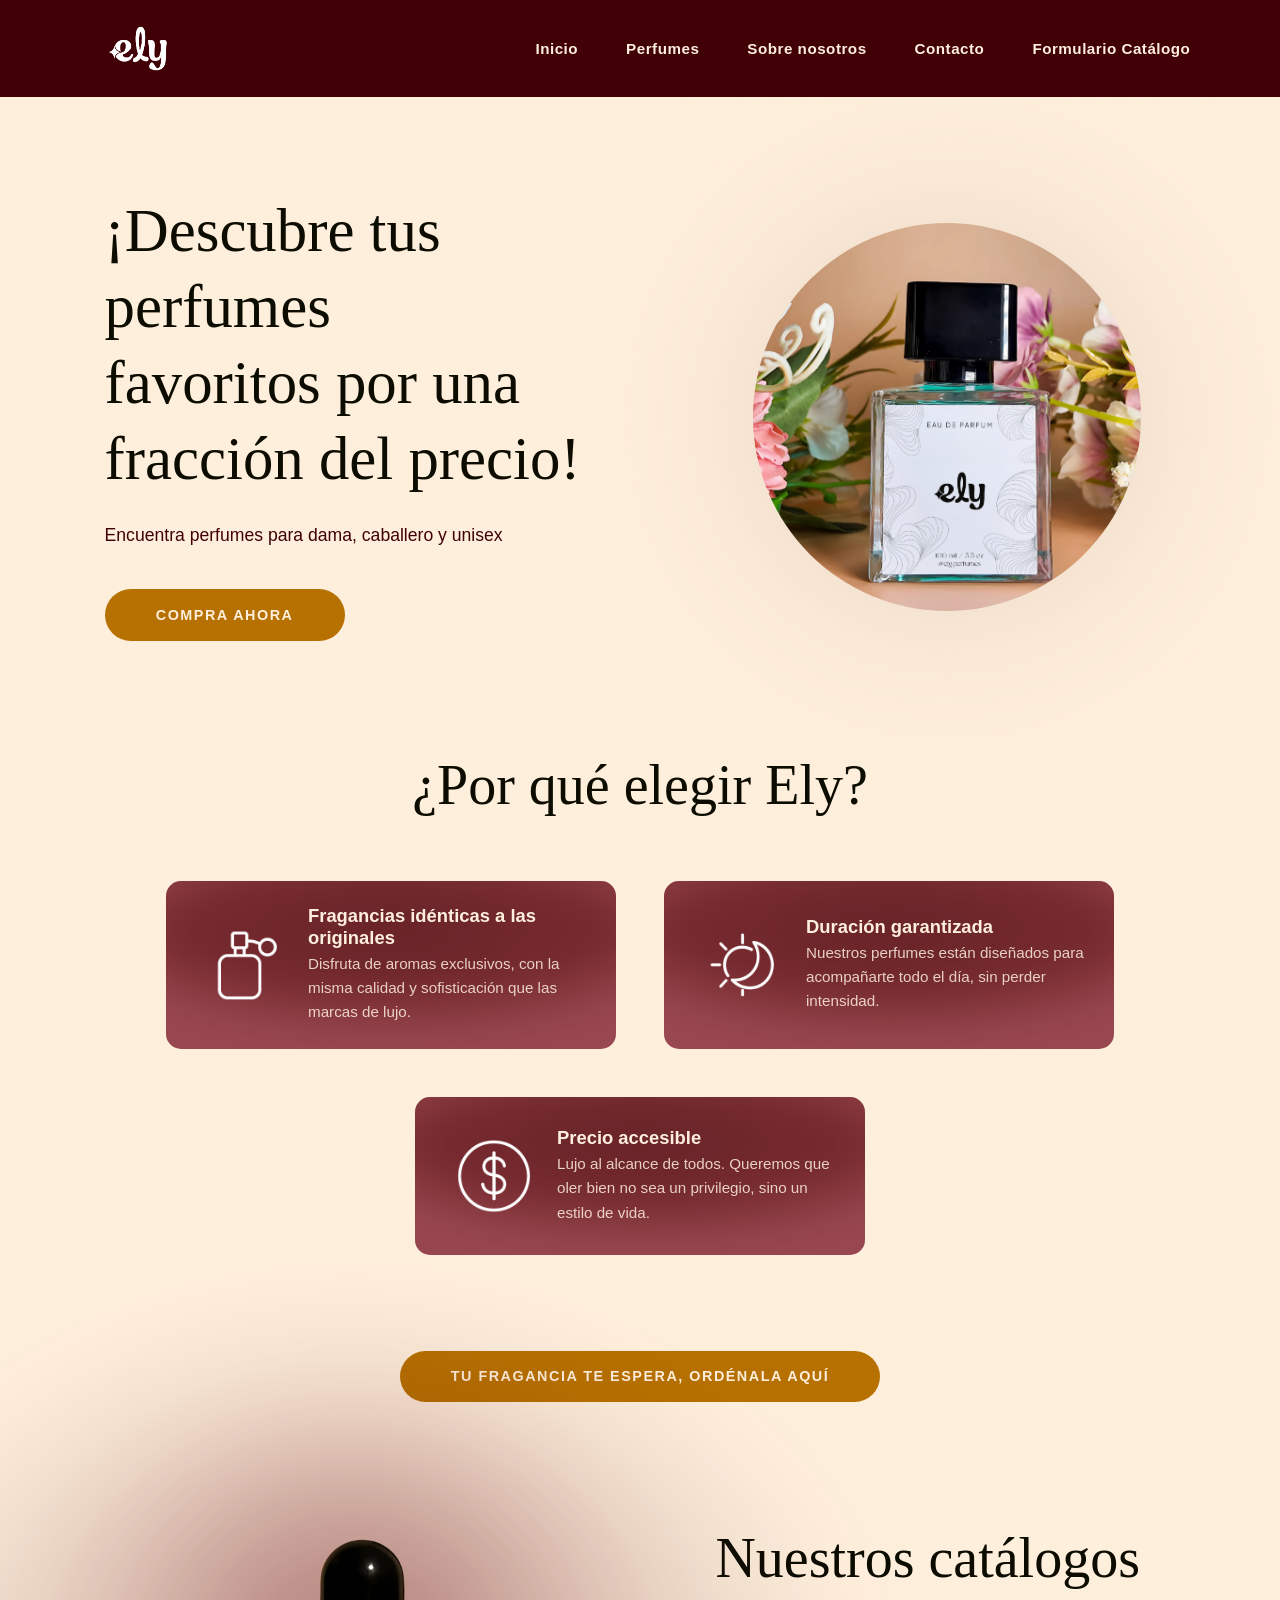
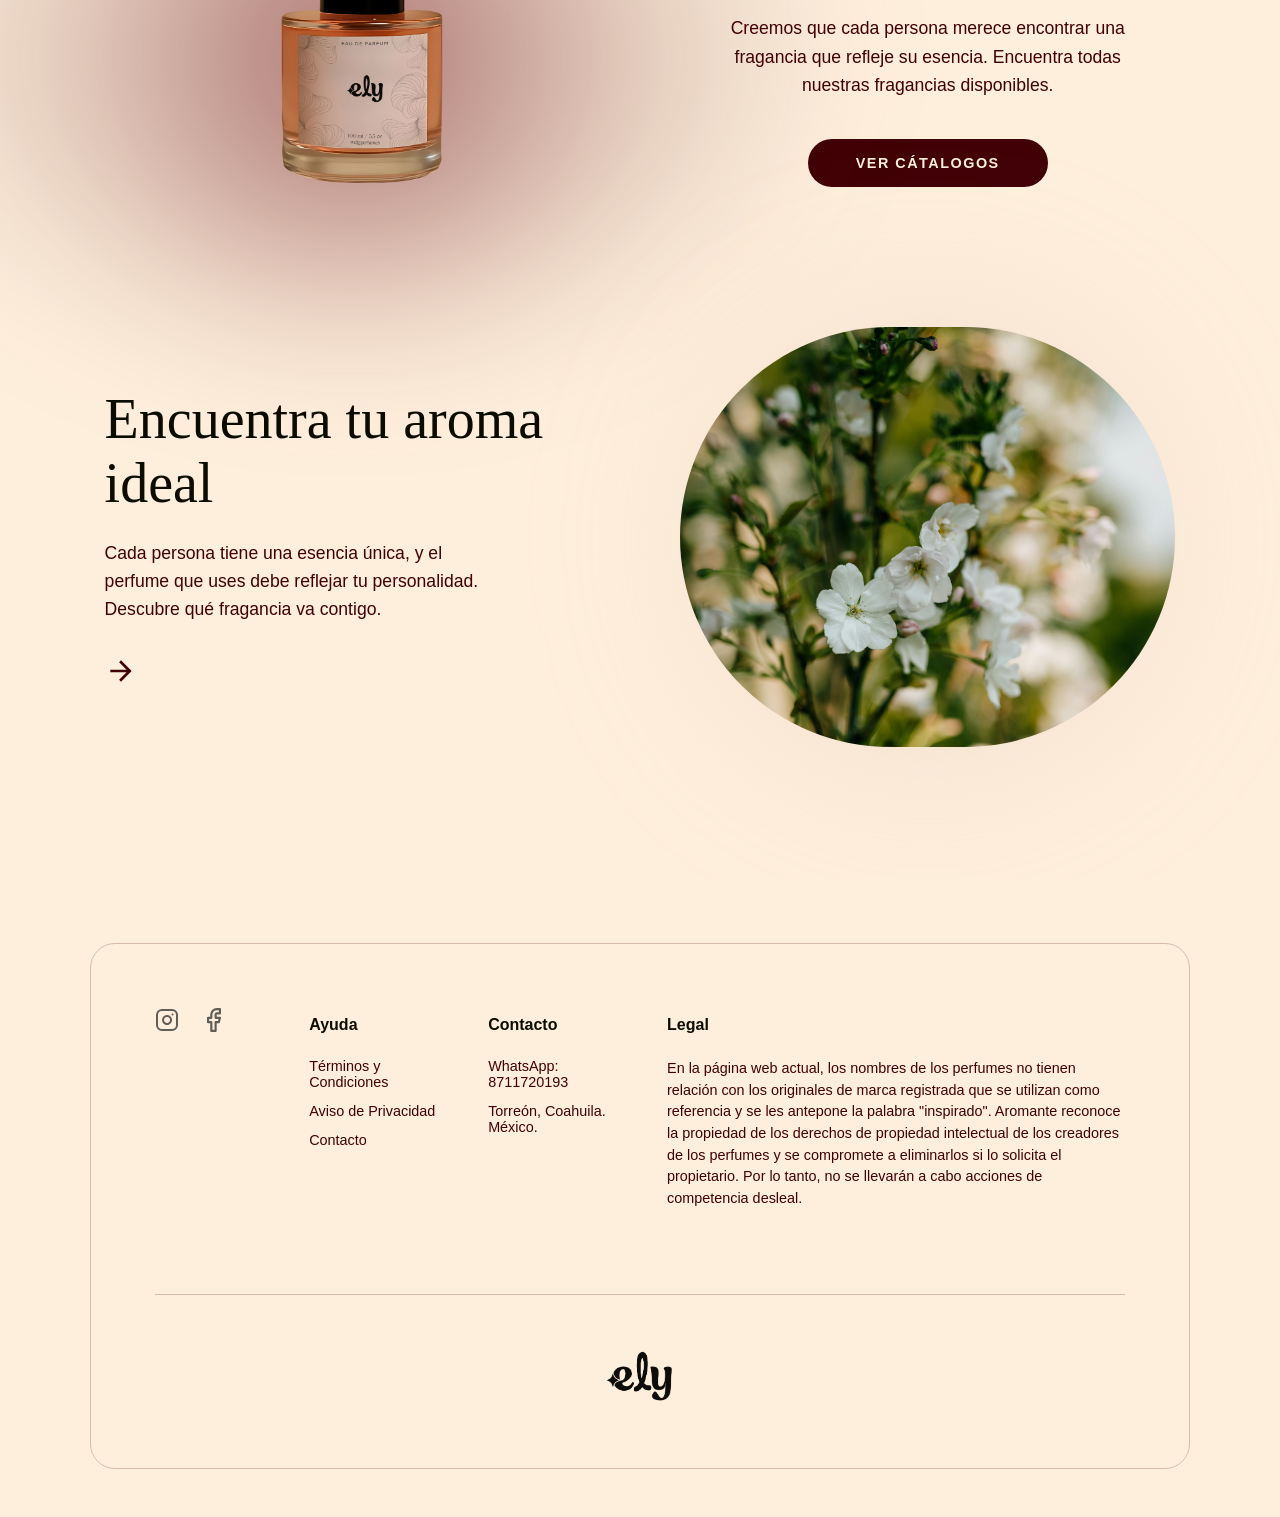
<file: index.html>
<!DOCTYPE html>
<html lang="es">
<head>
    <meta charset="UTF-8">
    <meta name="viewport" content="width=device-width, initial-scale=1.0">
    <title>ely - Perfumes</title>
    <link rel="stylesheet" href="style.css?v=2.4">
    <link rel="shortcut icon" href="./images/ely-emblem.png" type="image/x-icon">
</head>
<body>

    <header>
        <div class="logo">
            <a href="index.html"><img src="images/logo.png" alt="ely logo"></a>
        </div>
        <nav>
            <ul>
                <li><a href="index.html">Inicio</a></li>
                <li><a href="catalogo.html">Perfumes</a></li>
                <li><a href="nosotros.html">Sobre nosotros</a></li>
                <li><a href="contacto.html">Contacto</a></li>
                <li><a href="formulario-catalogo.html">Formulario Catálogo</a></li>
            </ul>
        </nav>
    </header>

    <main>
        <section class="hero">
            <div class="hero-text">
                <h1>¡Descubre tus perfumes<br>favoritos por una<br>fracción del precio!</h1>
                <p>Encuentra perfumes para dama, caballero y unisex</p>
                <a href="#" class="btn btn-primary">COMPRA AHORA</a>
            </div>
            <div class="hero-image">
                <div class="decorative-bg"></div>
                <img src="images/hero-perfume.jpg" alt="Botella de perfume ely sobre un fondo floral">
            </div>
        </section>

        <section class="benefits">
            <h2>¿Por qué elegir Ely?</h2>
            <div class="benefit-cards">
                <div class="card">
                    <div class="decorative-bg"></div>
                    <img src="images/icon-fragancia.png" alt="Icono de frasco de perfume">
                    <div class="card-text">
                        <h3>Fragancias idénticas a las originales</h3>
                        <p>Disfruta de aromas exclusivos, con la misma calidad y sofisticación que las marcas de lujo.</p>
                    </div>
                </div>
                <div class="card">
                    <div class="decorative-bg"></div>
                    <img src="images/icon-duracion.png" alt="Icono de sol que representa duración">
                    <div class="card-text">
                        <h3>Duración garantizada</h3>
                        <p>Nuestros perfumes están diseñados para acompañarte todo el día, sin perder intensidad.</p>
                    </div>
                </div>
                <div class="card">
                    <div class="decorative-bg"></div>
                    <img src="images/icon-precio.png" alt="Icono de etiqueta de precio">
                    <div class="card-text">
                        <h3>Precio accesible</h3>
                        <p>Lujo al alcance de todos. Queremos que oler bien no sea un privilegio, sino un estilo de vida.</p>
                    </div>
                </div>
            </div>
        </section>

        <section class="cta">
            <a href="#" class="btn btn-primary">Tu fragancia te espera, ordénala aquí</a>
        </section>

        <section class="catalog-promo">
            <div class="catalog-promo-image">
                <div class="decorative-bg"></div>
                <img src="images/promo-perfume.png" alt="Perfume ely en un fondo decorativo">
            </div>
            <div class="catalog-promo-text">
                <h2>Nuestros catálogos</h2>
                <p>Creemos que cada persona merece encontrar una fragancia que refleje su esencia. Encuentra todas nuestras fragancias disponibles.</p>
                <a href="catalogo.html" class="btn btn-dark">VER CÁTALOGOS</a>
            </div>
        </section>

        <section class="aroma-finder">
            <div class="aroma-finder-text">
                <h2>Encuentra tu aroma ideal</h2>
                <p>Cada persona tiene una esencia única, y el perfume que uses debe reflejar tu personalidad. Descubre qué fragancia va contigo.</p>
                <a href="aroma-ideal.html" class="arrow-link">
                    <svg width="32" height="32" viewBox="0 0 24 24" fill="none" xmlns="http://www.w3.org/2000/svg">
                        <path d="M12 4L10.59 5.41L16.17 11H4V13H16.17L10.59 18.59L12 20L20 12L12 4Z" fill="#410006"/>
                    </svg>
                </a>
            </div>
            <div class="aroma-finder-image">
                <div class="decorative-bg"></div>
                <img src="images/aroma-flowers.jpg" alt="Flores blancas que representan un aroma fresco">
            </div>
        </section>
    </main>

    <footer>
        <div class="footer-container">
            <div class="footer-top">
                <div class="footer-social">
                    <a href="#"><img src="images/icon-instagram.svg" alt="Instagram"></a>
                    <a href="#"><img src="images/icon-facebook.svg" alt="Facebook"></a>
                </div>
                <div class="footer-links">
                    <div class="link-group">
                        <h3>Ayuda</h3>
                        <ul>
                            <li><a href="#">Términos y Condiciones</a></li>
                            <li><a href="#">Aviso de Privacidad</a></li>
                            <li><a href="contacto.html">Contacto</a></li>
                        </ul>
                    </div>
                    <div class="link-group">
                        <h3>Contacto</h3>
                        <ul>
                            <li>WhatsApp: 8711720193</li>
                            <li>Torreón, Coahuila. México.</li>
                        </ul>
                    </div>
                    <div class="link-group legal-group">
                        <h3>Legal</h3>
                        <p>En la página web actual, los nombres de los perfumes no tienen relación con los originales de marca registrada que se utilizan como referencia y se les antepone la palabra "inspirado". Aromante reconoce la propiedad de los derechos de propiedad intelectual de los creadores de los perfumes y se compromete a eliminarlos si lo solicita el propietario. Por lo tanto, no se llevarán a cabo acciones de competencia desleal.</p>
                    </div>
                </div>
            </div>
            <div class="footer-bottom">
                <img src="images/logo-footer.png" alt="ely logo">
            </div>
        </div>
    </footer>
   
</body>
</html>
</file>
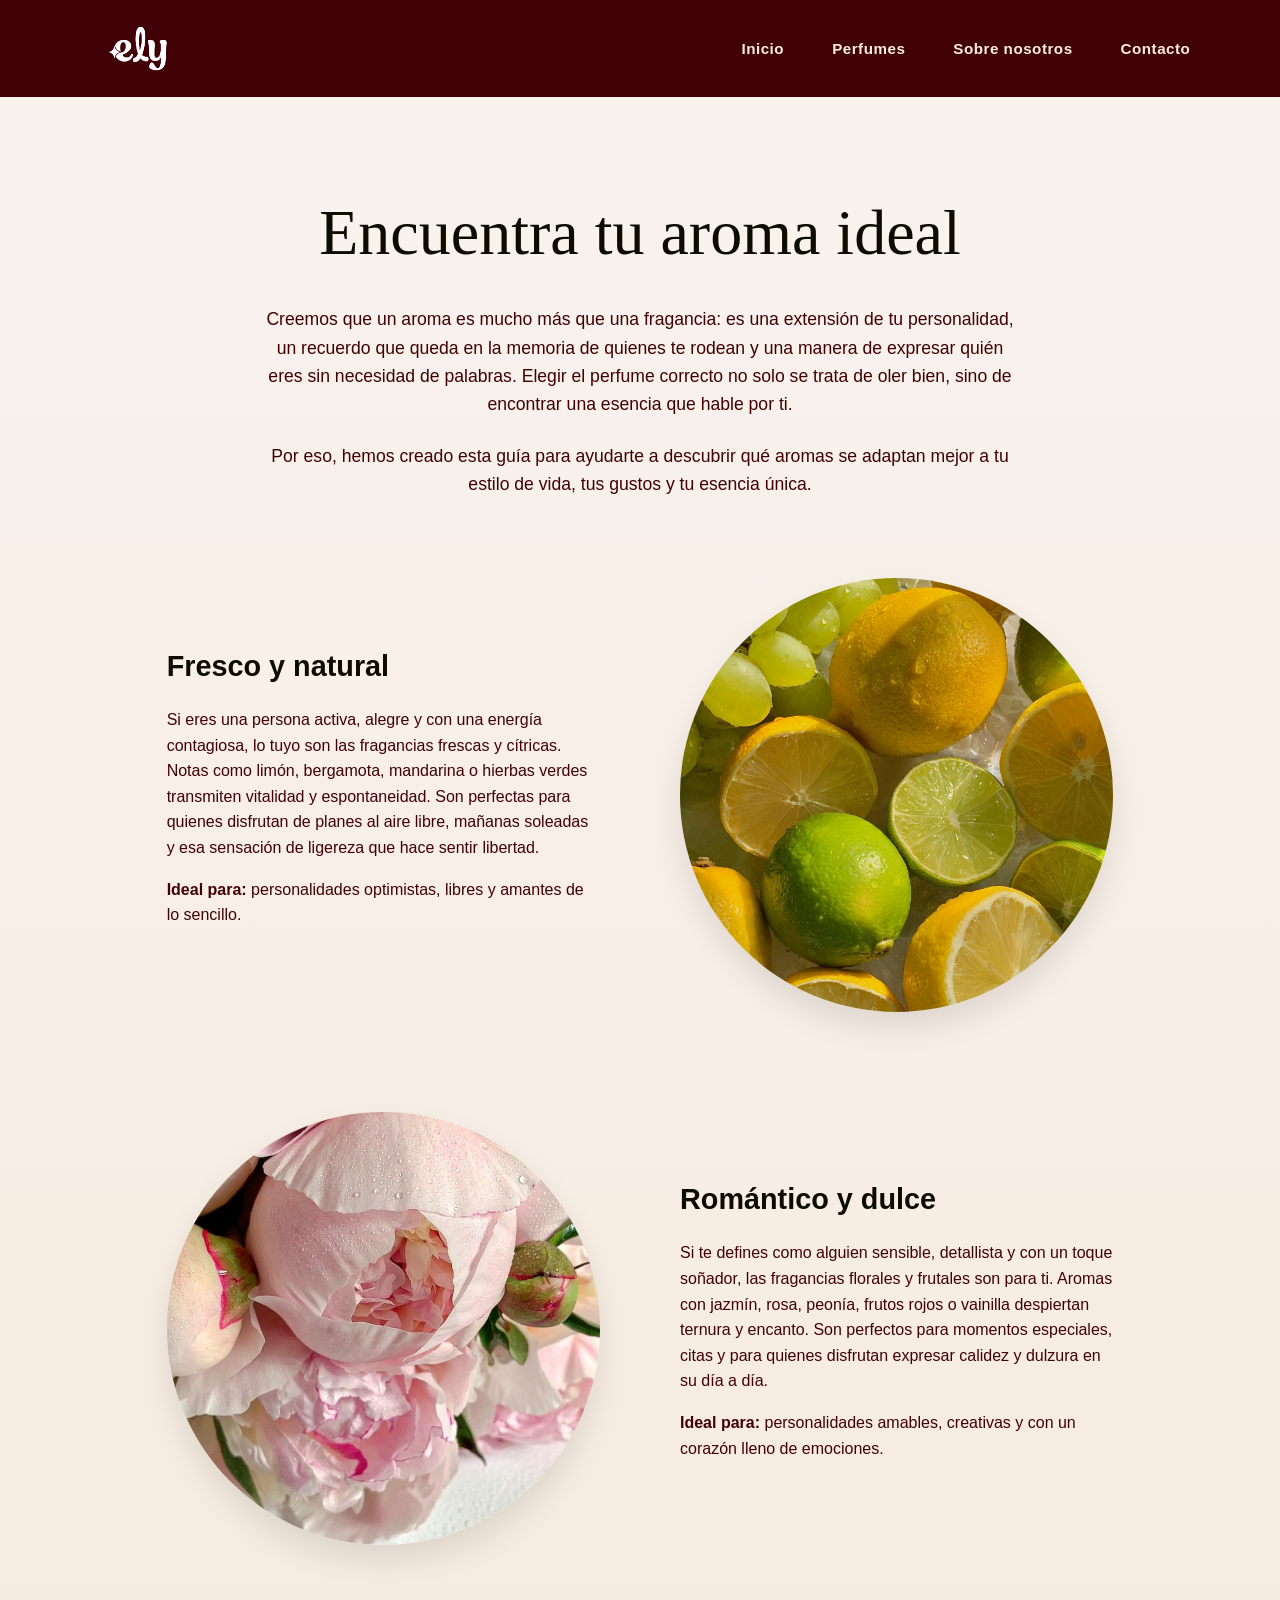
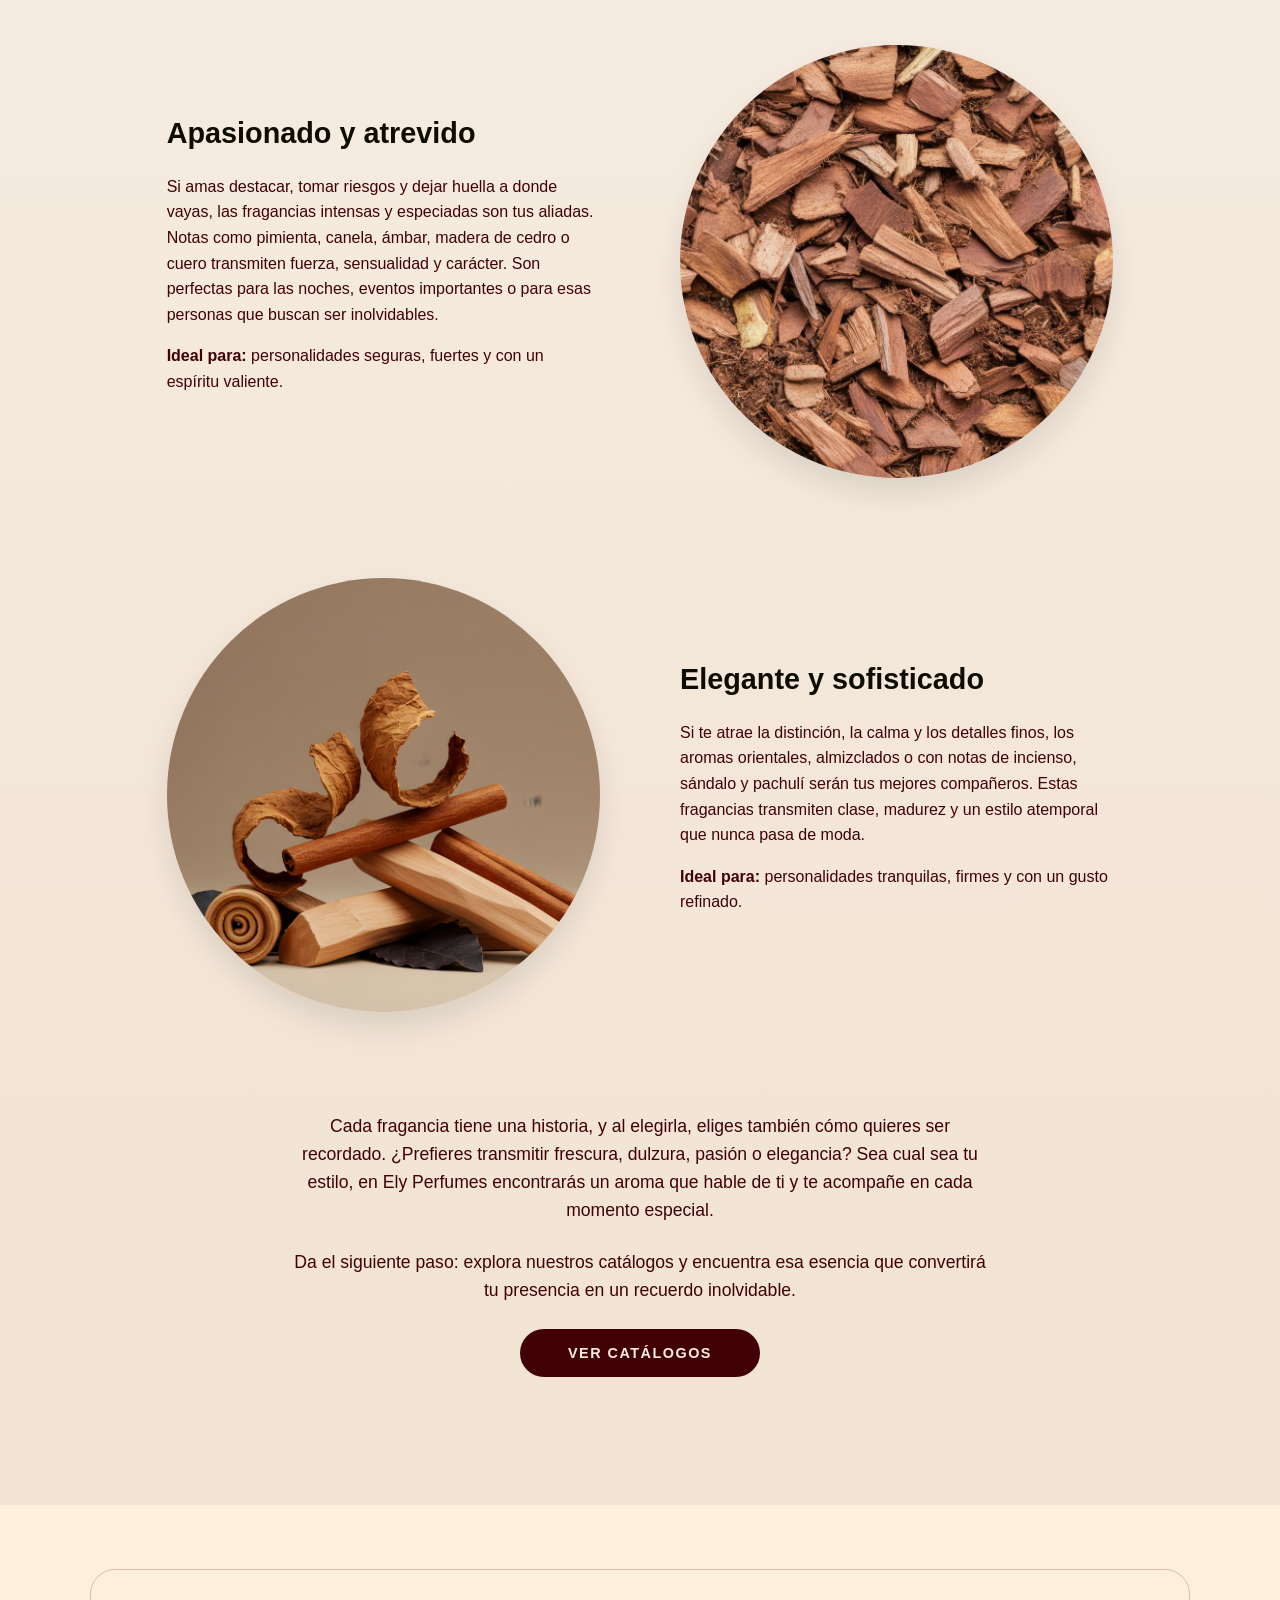
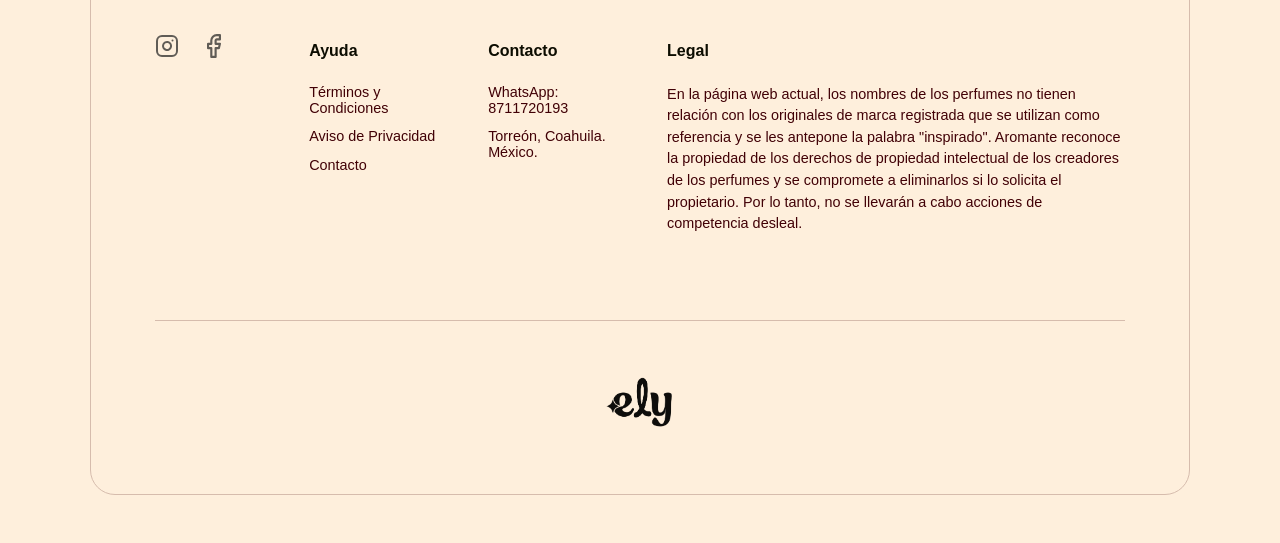
<file: aroma-ideal.html>
<!DOCTYPE html>
<html lang="es">
<head>
    <meta charset="UTF-8">
    <meta name="viewport" content="width=device-width, initial-scale=1.0">
    <title>Encuentra tu Aroma Ideal - ely</title>
    <link rel="stylesheet" href="style.css?v=2.14">
    <link rel="shortcut icon" href="./images/ely-emblem.png" type="image/x-icon">
</head>
<body>

    <header>
        <div class="logo">
            <a href="index.html"><img src="images/logo.png" alt="ely logo"></a>
        </div>
        <nav>
            <ul>
                <li><a href="index.html">Inicio</a></li>
                <li><a href="catalogo.html">Perfumes</a></li>
                <li><a href="nosotros.html">Sobre nosotros</a></li>
                <li><a href="contacto.html">Contacto</a></li>
            </ul>
        </nav>
    </header>

    <main class="aroma-guide-main">
        <div class="aroma-guide-intro">
            <h1>Encuentra tu aroma ideal</h1>
            <p>Creemos que un aroma es mucho más que una fragancia: es una extensión de tu personalidad, un recuerdo que queda en la memoria de quienes te rodean y una manera de expresar quién eres sin necesidad de palabras. Elegir el perfume correcto no solo se trata de oler bien, sino de encontrar una esencia que hable por ti.</p>
            <p>Por eso, hemos creado esta guía para ayudarte a descubrir qué aromas se adaptan mejor a tu estilo de vida, tus gustos y tu esencia única.</p>
        </div>

        <section class="aroma-category">
            <div class="aroma-text">
                <h2>Fresco y natural</h2>
                <p>Si eres una persona activa, alegre y con una energía contagiosa, lo tuyo son las fragancias frescas y cítricas. Notas como limón, bergamota, mandarina o hierbas verdes transmiten vitalidad y espontaneidad. Son perfectas para quienes disfrutan de planes al aire libre, mañanas soleadas y esa sensación de ligereza que hace sentir libertad.</p>
                <p><strong>Ideal para:</strong> personalidades optimistas, libres y amantes de lo sencillo.</p>
            </div>
            <div class="aroma-image">
                <img src="images/fresco.jpg" alt="Cítricos frescos como limones y limas">
            </div>
        </section>

        <section class="aroma-category reverse">
            <div class="aroma-text">
                <h2>Romántico y dulce</h2>
                <p>Si te defines como alguien sensible, detallista y con un toque soñador, las fragancias florales y frutales son para ti. Aromas con jazmín, rosa, peonía, frutos rojos o vainilla despiertan ternura y encanto. Son perfectos para momentos especiales, citas y para quienes disfrutan expresar calidez y dulzura en su día a día.</p>
                <p><strong>Ideal para:</strong> personalidades amables, creativas y con un corazón lleno de emociones.</p>
            </div>
            <div class="aroma-image">
                <img src="images/romantico.jpg" alt="Ramo de peonías rosadas">
            </div>
        </section>

        <section class="aroma-category">
            <div class="aroma-text">
                <h2>Apasionado y atrevido</h2>
                <p>Si amas destacar, tomar riesgos y dejar huella a donde vayas, las fragancias intensas y especiadas son tus aliadas. Notas como pimienta, canela, ámbar, madera de cedro o cuero transmiten fuerza, sensualidad y carácter. Son perfectas para las noches, eventos importantes o para esas personas que buscan ser inolvidables.</p>
                <p><strong>Ideal para:</strong> personalidades seguras, fuertes y con un espíritu valiente.</p>
            </div>
            <div class="aroma-image">
                <img src="images/apasionado.jpeg" alt="Trozos de madera y especias">
            </div>
        </section>

        <section class="aroma-category reverse">
            <div class="aroma-text">
                <h2>Elegante y sofisticado</h2>
                <p>Si te atrae la distinción, la calma y los detalles finos, los aromas orientales, almizclados o con notas de incienso, sándalo y pachulí serán tus mejores compañeros. Estas fragancias transmiten clase, madurez y un estilo atemporal que nunca pasa de moda.</p>
                <p><strong>Ideal para:</strong> personalidades tranquilas, firmes y con un gusto refinado.</p>
            </div>
            <div class="aroma-image">
                <img src="images/elegante.jpeg" alt="Incienso y maderas aromáticas">
            </div>
        </section>

        <div class="aroma-guide-outro">
            <p>Cada fragancia tiene una historia, y al elegirla, eliges también cómo quieres ser recordado. ¿Prefieres transmitir frescura, dulzura, pasión o elegancia? Sea cual sea tu estilo, en Ely Perfumes encontrarás un aroma que hable de ti y te acompañe en cada momento especial.</p>
            <p>Da el siguiente paso: explora nuestros catálogos y encuentra esa esencia que convertirá tu presencia en un recuerdo inolvidable.</p>
            <a href="catalogo.html" class="btn btn-dark">VER CATÁLOGOS</a>
        </div>

    </main>

    <footer>
        <div class="footer-container">
            <div class="footer-top">
                <div class="footer-social">
                    <a href="#"><img src="images/icon-instagram.svg" alt="Instagram"></a>
                    <a href="#"><img src="images/icon-facebook.svg" alt="Facebook"></a>
                </div>
                <div class="footer-links">
                    <div class="link-group">
                        <h3>Ayuda</h3>
                        <ul>
                            <li><a href="#">Términos y Condiciones</a></li>
                            <li><a href="#">Aviso de Privacidad</a></li>
                            <li><a href="contacto.html">Contacto</a></li>
                        </ul>
                    </div>
                    <div class="link-group">
                        <h3>Contacto</h3>
                        <ul>
                            <li>WhatsApp: 8711720193</li>
                            <li>Torreón, Coahuila. México.</li>
                        </ul>
                    </div>
                    <div class="link-group legal-group">
                        <h3>Legal</h3>
                        <p>En la página web actual, los nombres de los perfumes no tienen relación con los originales de marca registrada que se utilizan como referencia y se les antepone la palabra "inspirado". Aromante reconoce la propiedad de los derechos de propiedad intelectual de los creadores de los perfumes y se compromete a eliminarlos si lo solicita el propietario. Por lo tanto, no se llevarán a cabo acciones de competencia desleal.</p>
                    </div>
                </div>
            </div>
            <div class="footer-bottom">
                <img src="images/logo-footer.png" alt="ely logo">
            </div>
        </div>
    </footer>

</body>
</html>
</file>
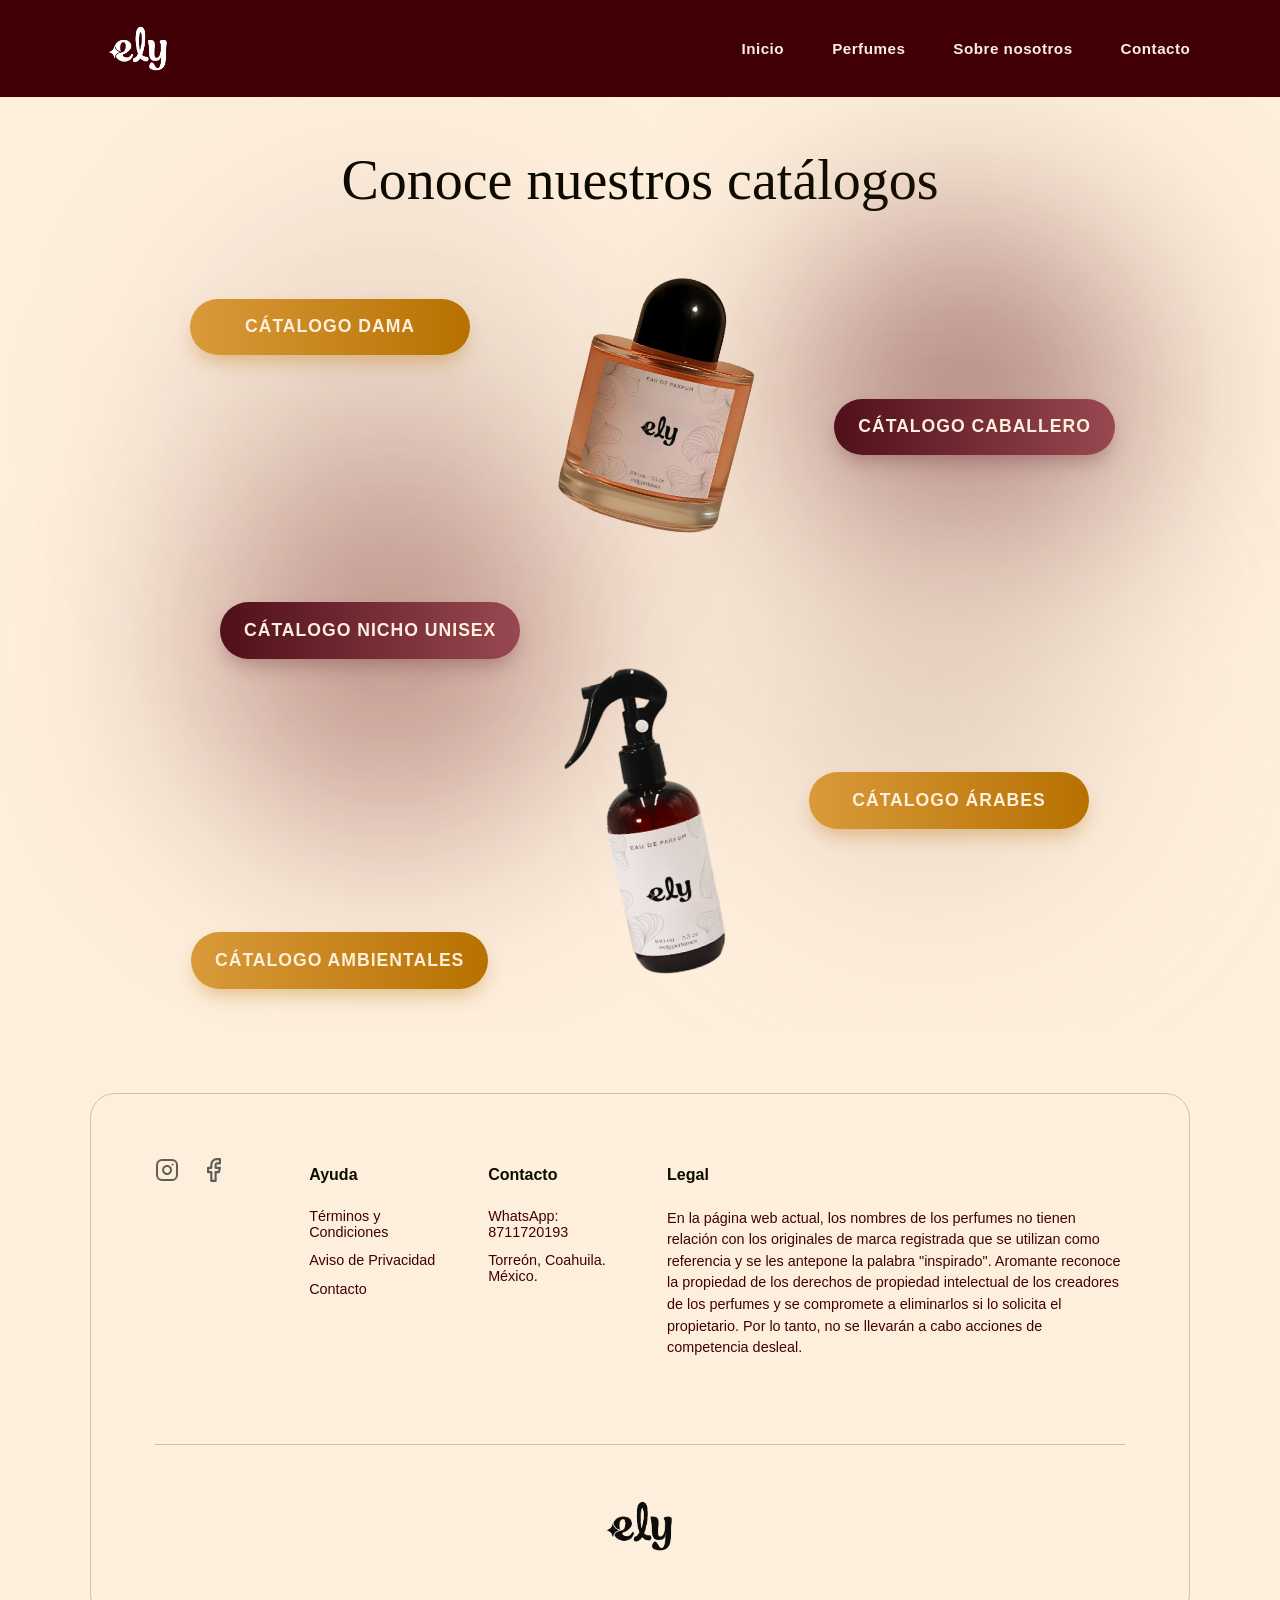
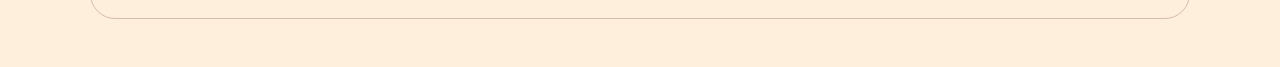
<file: catalogo.html>
<!DOCTYPE html>
<html lang="es">
<head>
    <meta charset="UTF-8">
    <meta name="viewport" content="width=device-width, initial-scale=1.0">
    <title>Catálogos - ely</title>
    <link rel="stylesheet" href="style.css?v=2.5">
    <link rel="shortcut icon" href="./images/ely-emblem.png" type="image/x-icon">
</head>
<body>

    <header>
        <div class="logo">
            <a href="index.html"><img src="images/logo.png" alt="ely logo"></a>
        </div>
        <nav>
            <ul>
                <li><a href="index.html">Inicio</a></li>
                <li><a href="catalogo.html">Perfumes</a></li>
                <li><a href="nosotros.html">Sobre nosotros</a></li>
                <li><a href="contacto.html">Contacto</a></li>
            </ul>
        </nav>
    </header>

    <main class="catalog-hub-main">
        <h1 class="catalog-hub-title">Conoce nuestros catálogos</h1>
        <div class="catalog-hub-container">
            
            <!-- Decorative Backgrounds -->
            <div class="hub-bg-blur blur-1"></div>
            <div class="hub-bg-blur blur-2"></div>
            <div class="hub-bg-blur blur-3"></div>
            <div class="hub-bg-blur blur-4"></div>

            <!-- Product Images -->
            <img src="images/promo-perfume.png" alt="Botella de perfume ely" class="hub-perfume-1">
            <img src="images/perfume-ambiental.png" alt="Botella de perfume ambiental ely" class="hub-perfume-2">

            <!-- Catalog Links -->
            <div class="hub-link-wrapper pos-1">
                <a href="damaperfumes.html" class="btn-hub gold">
                    <span>CÁTALOGO DAMA</span>
                </a>
            </div>
            <div class="hub-link-wrapper pos-2">
                <a href="caballeroperfumes.html" class="btn-hub magenta">
                    <span>CÁTALOGO CABALLERO</span>
                </a>
            </div>
            <div class="hub-link-wrapper pos-3">
                <a href="nichoperfumes.html" class="btn-hub magenta">
                    <span>CÁTALOGO NICHO UNISEX</span>
                </a>
            </div>
             <div class="hub-link-wrapper pos-4">
                <a href="arabesperfumes.html" class="btn-hub gold">
                    <span>CÁTALOGO ÁRABES</span>
                </a>
            </div>
            <div class="hub-link-wrapper pos-5">
                <a href="ambientales.html" class="btn-hub gold">
                    <span>CÁTALOGO AMBIENTALES</span>
                </a>
            </div>

        </div>
    </main>

    <footer>
        <div class="footer-container">
            <div class="footer-top">
                <div class="footer-social">
                    <a href="#"><img src="images/icon-instagram.svg" alt="Instagram"></a>
                    <a href="#"><img src="images/icon-facebook.svg" alt="Facebook"></a>
                </div>
                <div class="footer-links">
                    <div class="link-group">
                        <h3>Ayuda</h3>
                        <ul>
                            <li><a href="#">Términos y Condiciones</a></li>
                            <li><a href="#">Aviso de Privacidad</a></li>
                            <li><a href="contacto.html">Contacto</a></li>
                        </ul>
                    </div>
                    <div class="link-group">
                        <h3>Contacto</h3>
                        <ul>
                            <li>WhatsApp: 8711720193</li>
                            <li>Torreón, Coahuila. México.</li>
                        </ul>
                    </div>
                    <div class="link-group legal-group">
                        <h3>Legal</h3>
                        <p>En la página web actual, los nombres de los perfumes no tienen relación con los originales de marca registrada que se utilizan como referencia y se les antepone la palabra "inspirado". Aromante reconoce la propiedad de los derechos de propiedad intelectual de los creadores de los perfumes y se compromete a eliminarlos si lo solicita el propietario. Por lo tanto, no se llevarán a cabo acciones de competencia desleal.</p>
                    </div>
                </div>
            </div>
            <div class="footer-bottom">
                <img src="images/logo-footer.png" alt="ely logo">
            </div>
        </div>
    </footer>

</body>
</html>
</file>
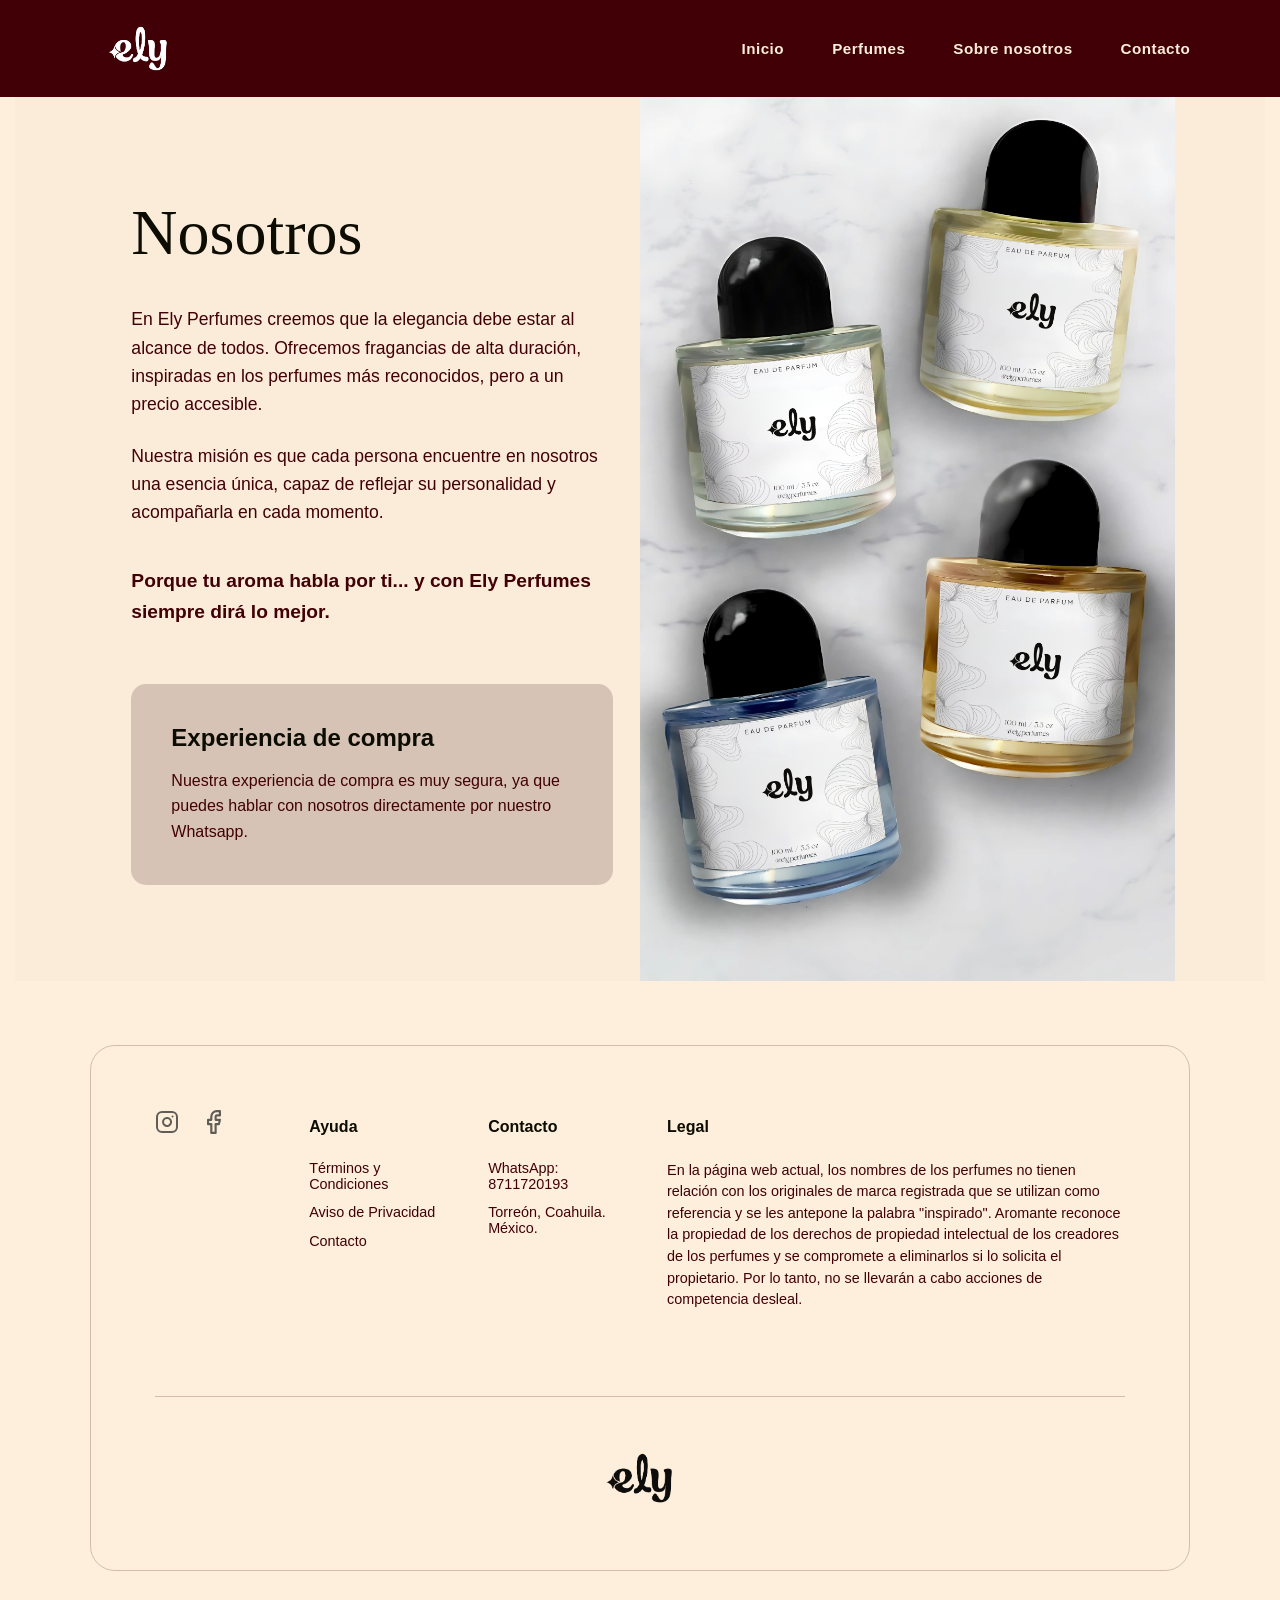
<file: nosotros.html>
<!DOCTYPE html>
<html lang="es">
<head>
    <meta charset="UTF-8">
    <meta name="viewport" content="width=device-width, initial-scale=1.0">
    <title>Sobre Nosotros - ely</title>
    <link rel="stylesheet" href="style.css?v=2.8">
    <link rel="shortcut icon" href="./images/ely-emblem.png" type="image/x-icon">
</head>
<body>

    <header>
        <div class="logo">
            <a href="index.html"><img src="images/logo.png" alt="ely logo"></a>
        </div>
        <nav>
            <ul>
                <li><a href="index.html">Inicio</a></li>
                <li><a href="catalogo.html">Perfumes</a></li>
                <li><a href="nosotros.html">Sobre nosotros</a></li>
                <li><a href="contacto.html">Contacto</a></li>
            </ul>
        </nav>
    </header>

    <main>
        <section class="about-us-section">
            <div class="about-text-column">
                <h1>Nosotros</h1>
                <p>En Ely Perfumes creemos que la elegancia debe estar al alcance de todos. Ofrecemos fragancias de alta duración, inspiradas en los perfumes más reconocidos, pero a un precio accesible.</p>
                <p>Nuestra misión es que cada persona encuentre en nosotros una esencia única, capaz de reflejar su personalidad y acompañarla en cada momento.</p>
                <p class="bold-text">Porque tu aroma habla por ti... y con Ely Perfumes siempre dirá lo mejor.</p>
                
                <div class="experience-box">
                    <h2>Experiencia de compra</h2>
                    <p>Nuestra experiencia de compra es muy segura, ya que puedes hablar con nosotros directamente por nuestro Whatsapp.</p>
                </div>
            </div>
            <div class="about-image-column">
                <img src="images/nosotros-perfumes.png" alt="Colección de perfumes Ely sobre una superficie de mármol">
            </div>
        </section>
    </main>

    <footer>
        <div class="footer-container">
            <div class="footer-top">
                <div class="footer-social">
                    <a href="#"><img src="images/icon-instagram.svg" alt="Instagram"></a>
                    <a href="#"><img src="images/icon-facebook.svg" alt="Facebook"></a>
                </div>
                <div class="footer-links">
                    <div class="link-group">
                        <h3>Ayuda</h3>
                        <ul>
                            <li><a href="#">Términos y Condiciones</a></li>
                            <li><a href="#">Aviso de Privacidad</a></li>
                            <li><a href="contacto.html">Contacto</a></li>
                        </ul>
                    </div>
                    <div class="link-group">
                        <h3>Contacto</h3>
                        <ul>
                            <li>WhatsApp: 8711720193</li>
                            <li>Torreón, Coahuila. México.</li>
                        </ul>
                    </div>
                    <div class="link-group legal-group">
                        <h3>Legal</h3>
                        <p>En la página web actual, los nombres de los perfumes no tienen relación con los originales de marca registrada que se utilizan como referencia y se les antepone la palabra "inspirado". Aromante reconoce la propiedad de los derechos de propiedad intelectual de los creadores de los perfumes y se compromete a eliminarlos si lo solicita el propietario. Por lo tanto, no se llevarán a cabo acciones de competencia desleal.</p>
                    </div>
                </div>
            </div>
            <div class="footer-bottom">
                <img src="images/logo-footer.png" alt="ely logo">
            </div>
        </div>
    </footer>

</body>
</html>
</file>
<file: style.css>
/* --- FONT DEFINITIONS --- */
@font-face {
    font-family: 'Ophelia';
    src: url('fonts/Ophelia-Regular.woff2') format('woff2'),
         url('fonts/Ophelia-Regular.woff') format('woff');
    font-weight: normal;
    font-style: normal;
}

@font-face {
    font-family: 'Plus Jakarta Sans';
    src: url('fonts/PlusJakartaSans-Regular.woff2') format('woff2'),
         url('fonts/PlusJakartaSans-Regular.woff') format('woff');
    font-weight: normal;
    font-style: normal;
}

@font-face {
    font-family: 'Plus Jakarta Sans';
    src: url('fonts/PlusJakartaSans-Bold.woff2') format('woff2'),
         url('fonts/PlusJakartaSans-Bold.woff') format('woff');
    font-weight: bold;
    font-style: normal;
}

/* --- CSS VARIABLES & GLOBAL RESET --- */
:root {
    --bg-color: #FEEFDC;
    --header-bg: #410006;
    --text-color-dark: #0C0C00;
    --text-color-light: #FEEFDC;
    --text-color-subtle: #410006;
    --accent-gold: #B77101;
    --accent-magenta: #994851;
    --footer-border-color: #D6BCAD;
    --about-bg-color: #eadace29;
}

*, *::before, *::after {
    box-sizing: border-box;
}

/* --- GLOBAL STYLES --- */
body {
    font-family: 'Plus Jakarta Sans', sans-serif;
    margin: 0;
    background-color: var(--bg-color);
    color: var(--text-color-dark);
    -webkit-font-smoothing: antialiased;
    -moz-osx-font-smoothing: grayscale;
}

main {
    overflow-x: hidden;
}

h1, h2 {
    font-family: 'Ophelia', serif;
    font-weight: normal;
    margin: 0;
}

h1 {
    font-size: 3.8rem;
    line-height: 1.25;
}

h2 {
    font-size: 3.5rem;
    text-align: center;
}

p {
    line-height: 1.6;
    font-size: 1rem;
    margin: 0;
    color: var(--text-color-subtle);
}

a {
    text-decoration: none;
    color: inherit;
}

section {
    padding-left: 7%;
    padding-right: 7%;
    max-width: 1250px;
    margin: 0 auto;
    position: relative;
}

/* --- HEADER --- */
header {
    display: flex;
    justify-content: space-between;
    align-items: center;
    padding: 1.2rem 7%;
    background-color: var(--header-bg);
    color: var(--text-color-light);
}

header .logo img {
    height: 55px;
    filter: brightness(0) invert(1);
}

header nav ul {
    list-style: none;
    display: flex;
    gap: 3rem;
    margin: 0;
    padding: 0;
}

header nav a {
    font-size: 0.95rem;
    font-weight: bold;
    letter-spacing: 0.5px;
}

/* --- BUTTONS --- */
.btn {
    display: inline-block;
    padding: 1.1rem 3.2rem;
    border-radius: 50px;
    font-family: 'Plus Jakarta Sans', sans-serif;
    font-size: 0.9rem;
    font-weight: bold;
    text-align: center;
    text-transform: uppercase;
    letter-spacing: 1.5px;
    transition: all 0.3s ease;
    border: none;
    cursor: pointer;
}

.btn-primary {
    background-color: var(--accent-gold);
    color: var(--text-color-light);
}

.btn-dark {
    background-color: var(--header-bg);
    color: var(--text-color-light);
    padding: 1rem 3rem;
}

/* --- DECORATIVE BLURRED BACKGROUNDS --- */
.decorative-bg {
    position: absolute;
    border-radius: 50%;
    filter: blur(85px);
    z-index: 1;
    pointer-events: none;
}

/* --- SECTION-SPECIFIC STYLES & SPACING --- */
.hero {
    padding-top: 6rem;
    padding-bottom: 7rem;
    display: flex;
    align-items: center;
    gap: 4rem;
}

.hero-text {
    flex: 0 1 550px;
}

.hero-text p {
    font-size: 1.1rem;
    margin: 1.5rem 0 2.5rem 0;
}

.hero-image {
    flex: 1;
    position: relative;
    display: flex;
    justify-content: center;
}

.hero-image img {
    width: 170%;
    max-width: 420px;
    height: auto;
    aspect-ratio: 1 / 1;
    border-radius: 50%;
    object-fit: cover;
    position: relative;
    z-index: 2;
    padding: 1rem;
}

.hero-image .decorative-bg {
    width: 140%;
    height: 140%;
    top: 50%;
    left: 50%;
    transform: translate(-50%, -50%);
    background: radial-gradient(circle, rgba(214, 188, 173, 0.9) 0%, rgba(254, 239, 220, 0) 60%);
}

.benefits {
    padding-top: 0;
    padding-bottom: 3rem;
}

.benefits h2 {
    padding-bottom: 4rem;
}

.benefit-cards {
    display: flex;
    justify-content: center;
    gap: 3rem;
    flex-wrap: wrap;
}

.benefits .card {
    background-color: var(--accent-magenta);
    color: var(--text-color-light);
    padding: 1.5rem;
    border-radius: 15px;
    flex: 1 1 390px;
    max-width: 450px; /* Adjusted max-width */
    display: flex;
    align-items: center;
    gap: .5rem;
    position: relative;
    overflow: hidden;
    z-index: 1;
}

.benefits .card .decorative-bg {
    position: absolute;
    top: -20%;
    left: 50%;
    width: 120%;
    height: 100%;
    transform: translateX(-50%);
    background: radial-gradient(ellipse at center, rgba(61, 4, 4, 0.551) 0%, rgba(82, 9, 9, 0.43) 70%);
    filter: blur(25px);
    z-index: 2;
    pointer-events: none;
}

.benefits .card img, .benefits .card .card-text {
    position: relative;
    z-index: 3;
}

.benefits .card img {
    height: 110px;
    flex-shrink: 0;
    filter: brightness(0) invert(1);
}

.benefits .card-text {
    flex-grow: 1;
}

.benefits .card h3 {
    font-family: 'Plus Jakarta Sans', sans-serif;
    font-size: 1.15rem;
    font-weight: bold;
    margin: 0 0 0.2rem 0;
    color: var(--text-color-light);
}

.benefits .card p {
    color: rgba(254, 239, 220, 0.85);
    font-size: 0.95rem;
    margin: 0;
}

.experience-box {
    background-color: #d7c3b6;
    padding: 2.5rem;
    border-radius: 15px;
    margin-top: 2rem;
    max-width: 500px;
}

.cta {
    padding-top: 3rem;
    padding-bottom: 7rem;
    text-align: center;
}

.catalog-promo {
    padding-top: 0;
    padding-bottom: 8rem;
    display: flex;
    align-items: center;
    gap: 5rem;
}

.catalog-promo-text, .catalog-promo-image {
    flex: 1;
    position: relative;
}

.catalog-promo-image {
    text-align: center;
}

.catalog-promo-text {
    text-align: center;
}

.catalog-promo-text p {
    max-width: 450px;
    margin: 1.5rem auto 2.5rem auto;
    font-size: 1.1rem;
}

.catalog-promo-image img {
    width: 160%;
    max-width: 500px;
    border-radius: 15px;
    z-index: 2;
    position: relative;
}

.catalog-promo-image .decorative-bg {
    width: 170%;
    height: 170%;
    top: 50%;
    left: 50%;
    transform: translate(-50%, -50%);
    background: radial-gradient(circle, rgba(108, 19, 29, 0.65) 0%, rgba(71, 11, 16, 0.122) 60%);
}

.aroma-finder {
    padding-top: 0;
    padding-bottom: 8rem;
    display: flex;
    align-items: center;
    gap: 5rem;
}

.aroma-finder-text, .aroma-finder-image {
    flex: 1;
}

.aroma-finder-text h2 {
    text-align: left;
}

.aroma-finder-text p {
    margin: 1.5rem 0 2rem 0;
    max-width: 400px;
    font-size: 1.1rem;
}

.aroma-finder-image {
    position: relative;
    text-align: center;
}

.aroma-finder-image img {
    width: 100%;
    height: 420px;
    object-fit: cover;
    border-radius: 999px;
    z-index: 2;
    position: relative;
}

.aroma-finder-image .decorative-bg {
    width: 130%;
    height: 130%;
    top: 50%;
    left: 50%;
    transform: translate(-50%, -50%);
    background: radial-gradient(circle, rgba(214, 188, 173, 0.85) 0%, rgba(254, 239, 220, 0) 60%);
}

/* --- CATALOG HUB PAGE --- */
.catalog-hub-main {
    padding: 3rem 7% 10rem 7%;
    text-align: center;
}

.catalog-hub-title {
    font-family: 'Ophelia', serif;
    font-size: 3.5rem;
    font-weight: normal;
    color: var(--text-color-dark);
    margin-bottom: .2rem;
}

.catalog-hub-container {
    position: relative;
    width: 100%;
    max-width: 900px;
    height: 650px;
    margin: 0 auto;
}

.hub-bg-blur {
    position: absolute;
    border-radius: 50%;
    filter: blur(100px);
    pointer-events: none;
}

.blur-1 { background-color: rgba(78, 19, 24, 0.099); width: 400px; height: 400px; top: -10px; left: 10; }
.blur-2 { background-color: rgba(98, 26, 33, 0.5); width: 350px; height: 350px; bottom: 3 px; right: -50px; }
.blur-3 { background-color: rgba(106, 25, 34, 0.4); width: 380px; height: 380px; bottom: 30px; left: 10px; }
.blur-4 { background-color: rgba(214, 188, 173, 0.6); width: 320px; height: 320px; bottom: 0; right: 0; }

.hub-perfume-1, .hub-perfume-2 {
    position: absolute;
    z-index: 10;
    max-width: 100%;
    transition: transform 0.3s ease-out;
}

.hub-perfume-1 { width: 580px; top: 35%; left: 50%; transform: translate(-47%, -65%)rotate(14deg);padding: 2rem; }
.hub-perfume-2 { width: 690px; bottom: -160px; left: 50%; transform: translateX(-50%) rotate(-10deg);z-index: 5;padding: 2rem; }

.hub-link-wrapper {
    position: absolute;
    z-index: 15;
}

.btn-hub {
    display: block;
    padding: 1.1rem 1.5rem;
    border-radius: 50px;
    font-family: 'Plus Jakarta Sans', sans-serif;
    font-weight: bold;
    font-size: 1.1rem;
    letter-spacing: 1px;
    color: var(--text-color-light);
    text-align: center;
    text-transform: uppercase;
    white-space: nowrap;
    min-width: 280px;
    transition: all 0.3s ease;
}

.btn-hub.gold {
    background-image: linear-gradient(to right, #D99A3A, #B77101);
    box-shadow: 0 10px 20px -5px rgba(183, 113, 1, 0.4);
}

.btn-hub.magenta {
    background-image: linear-gradient(to right, #501019, #994851);
    box-shadow: 0 10px 20px -5px rgba(109, 51, 57, 0.4);
}

.btn-hub:hover {
    transform: translateY(-3px);
    box-shadow: 0 14px 28px -5px rgba(0,0,0,0.2);
}
.btn-hub span { display: block; text-align: center; }

/* Positioning the buttons */
.pos-1 { top: 80px; left: 0px; }
.pos-2 { top: 180px; right: -25px; }
.pos-3 { bottom: 210px; left: 30px; }
.pos-4 { bottom: 40px; right: 1px; }
.pos-5 { bottom: -120px; left: 1px;}

/* --- ABOUT US PAGE --- */
.about-us-section {
    display: grid;
    grid-template-columns: 1fr 1fr;
    align-items: stretch;
    background-color: var(--about-bg-color);
    min-height: calc(100vh - 80px); /* Adjust based on header height */
}

.about-text-column {
    padding: 6rem 5%;
    display: flex;
    flex-direction: column;
    justify-content: center;
}

.about-text-column h1 {
    text-align: left;
    font-size: 4rem;
    margin-bottom: 2rem;
}

.about-text-column p {
    max-width: 500px;
    margin-bottom: 1.5rem;
    font-size: 1.1rem;
}

.about-text-column .bold-text {
    font-weight: bold;
    font-size: 1.2rem;
    margin-top: 1rem;
}

experience-box {
    background-color: #DBC6B8;
    padding: 2.5rem;
    border-radius: 15px;
    margin-top: 2rem;
    max-width: 500px;
}

.experience-box h2 {
    font-family: 'Plus Jakarta Sans', sans-serif;
    font-weight: bold;
    font-size: 1.5rem;
    text-align: left;
    margin-bottom: 1rem;
}

.experience-box p {
    font-size: 1rem;
    margin-bottom: 0;
}

.about-image-column {
    background-color: white;
}

.about-image-column img {
    width: 100%;
    height: 100%;
    object-fit: cover;
}

/* --- CONTACT PAGE --- */
.contact-page-main {
    background-color: var(--contact-bg-color);
    padding: 6rem 7% 8rem 7%;
    text-align: center;
}

.contact-header-text h1 {
    font-size: 4.5rem;
    color: var(--header-bg);
}

.contact-header-text p {
    max-width: 550px;
    margin: 1.5rem auto 0 auto;
    font-size: 1.15rem;
    color: var(--text-color-subtle);
}

.contact-deco-icon {
    margin: 2rem auto;
    width: 190px;
    height: 190px;
}

.contact-deco-icon img {
    width: 100%;
    height: 100%;
}

.contact-info-grid {
    display: grid;
    grid-template-columns: 1fr 1fr;
    gap: 4rem;
    max-width: 900px;
    margin: 0 auto;
    text-align: left;
}

.contact-channel h2, .contact-hours h2 {
    font-family: 'Plus Jakarta Sans', sans-serif;
    font-weight: bold;
    font-size: 1.7rem;
    text-align: left;
    color: var(--text-color-dark);
    margin-bottom: 1.5rem;
}

.contact-channel p, .contact-hours p {
    font-size: 1.1rem;
    margin-bottom: 0.8rem;
}

.contact-closing-text {
    margin-top: 4rem;
    font-weight: bold; 
     font-size: 1.1rem;
}

/* --- FORM STYLES --- */
.contact-form-container {
   display: flex;
   flex-direction: column;
   align-items: flex-start;
   justify-content: flex-start;
   height: auto;
    max-width: 1000px;
    margin: 2rem 0 0 7%;
    background-color: #edd8bc;
    padding: 3rem;
    gap: 2rem;
    border-radius: 15px;
    box-shadow: 0 10px 25px rgba(0,0,0,0.05);
}
.formulario-catalogo-container {
   display: flex;
   flex-direction: column;
   align-items: flex-start;
   justify-content: flex-start;
   height: auto;
    max-width: 1000px;
    margin: 2rem 0 0 7%;
    background-color: #edd8bc;
    padding: 3rem;
    gap: 2rem;
    border-radius: 15px;
    box-shadow: 0 10px 25px rgba(0,0,0,0.05);
}
.form-group {
    margin-bottom: 1rem;
    text-align: left;
    align-items: start;
   
}

.form-group label {
    display: block;
    font-weight: bold;
    margin-bottom: 1rem;
    font-size: 0.9rem;
}

.form-group input, .form-group textarea {
    width: 100%;
    padding: 0.5rem;
    border: 1px solid #ddd;
    border-radius: 8px;
    font-family: 'Plus Jakarta Sans', sans-serif;
    font-size: 1rem;
}

.success-message {
    font-size: 1.2rem;
    font-weight: bold;
    color: var(--accent-gold);
}

/* --- AROMA GUIDE PAGE --- */
.aroma-guide-main {
    background: linear-gradient(to bottom, #F9F3EE, #F2E3D2);
    padding: 6rem 7% 8rem 7%;
}
.aroma-guide-intro {
    text-align: center;
    max-width: 750px;
    margin: 0 auto 5rem auto;
}
.aroma-guide-intro h1 {
    font-size: 4rem;
    color: var(--text-color-dark);
    margin-bottom: 2rem;
}
.aroma-guide-intro p {
    font-size: 1.1rem;
    margin-bottom: 1.5rem;
}
.aroma-category {
    display: grid;
    grid-template-columns: 1fr 1fr;
    align-items: center;
    gap: 5rem;
    margin-bottom: 6rem;
}
.aroma-category.reverse {
    grid-template-columns: 1fr 1fr;
}
.aroma-category.reverse .aroma-text {
    order: 2;
}
.aroma-category.reverse .aroma-image {
    order: 1;
}
.aroma-text h2 {
    font-family: 'Plus Jakarta Sans', sans-serif;
    font-size: 1.8rem;
    font-weight: bold;
    text-align: left;
    margin-bottom: 1.5rem;
}
.aroma-text p {
    font-size: 1rem;
    margin-bottom: 1rem;
}
.aroma-text p strong {
    font-weight: bold;
}
.aroma-image img {
    width: 100%;
    height: auto;
    aspect-ratio: 1 / 1;
    border-radius: 50%;
    object-fit: cover;
    box-shadow: 0 15px 30px rgba(0,0,0,0.1);
}
.aroma-guide-outro {
    text-align: center;
    max-width: 700px;  
    margin: 4rem auto 0 auto;
}
.aroma-guide-outro p {
    font-size: 1.1rem;
    margin-bottom: 1.5rem;
}

/* --- ARTICULOS --- */
.catalog-dama-section, .catalog-caballero-section, .catalog-nicho-section, .catalog-arabes-section, .catalog-ambientales-section {
    text-align: center;
    margin-bottom: 0.5rem;
    margin-top: 1rem;
    gap: 2rem;
    padding: 2rem 0 2rem 0;
}
#dama,#caballero, #nicho, #arabes, #ambientales {
    display: grid;
    grid-template-columns: 1fr 1fr;
    gap: 3rem;
    margin-top: 1rem;
    margin-bottom: 1rem;
}
.articulo {
    margin-bottom: 3rem;
    display: grid;
    padding: 1.5rem 1.5rem;
    border-radius: 20px;
    font-family: 'Plus Jakarta Sans', sans-serif;
    font-size: 1.1rem;
    letter-spacing: 1.5px;
    background-color: rgb(253, 250, 245);
    border: #410006 2px solid;
    box-shadow: 0 10px 10px rgba(0, 0, 0, 0.355);
}

.descripcion {
    font-size: 0.9rem;
    font-style: italic;
    margin-top: 0.5rem;
    color: var(--text-color-subtle);
}



/* --- FOOTER --- */
footer {
    padding: 4rem 7% 3rem 7%;
}

.footer-container {
    max-width: 1200px;
    margin: 0 auto;
    padding: 3.5rem 4rem;
    border: 1px solid var(--footer-border-color);
    border-radius: 25px;
}

.footer-top {
    display: flex;
    justify-content: space-between;
    gap: 4rem;
    padding-bottom: 2.5rem;
}

.footer-social {
    flex-shrink: 0;
    padding-top: 8px;
}
.footer-social img {
    height: 24px;
    opacity: 0.7;
    margin-right: 1.5rem;
}

.footer-links {
    display: flex;
    flex-grow: 1;
    justify-content: space-between;
    gap: 2rem;
}

.link-group {
    flex-shrink: 0;
    flex-basis: 18%;
}

.link-group.legal-group {
    flex-grow: 1;
    flex-basis: 45%;
}

.link-group h3 {
    font-family: 'Plus Jakarta Sans', sans-serif;
    font-weight: bold;
    font-size: 1rem;
    margin-bottom: 1.5rem;
    color: var(--text-color-dark);
}

.link-group ul {
    list-style: none;
    padding: 0;
    margin: 0;
}

.link-group ul li, .link-group p {
    margin-bottom: 0.8rem;
    font-size: 0.9rem;
    color: var(--text-color-subtle);
}

.link-group p {
    line-height: 1.5;
}

.footer-bottom {
    text-align: center;
    padding-top: 3rem;
    margin-top: 2rem;
    border-top: 1px solid var(--footer-border-color);
}

.footer-bottom img {
    height: 65px;
}

/* --- RESPONSIVE ADJUSTMENTS --- */
@media (max-width: 992px) {
    h1 { font-size: 3rem; }
    h2 { font-size: 2.5rem; text-align: center !important; }
    section { padding-left: 5%; padding-right: 5%; }
    .hero { padding-top: 4rem; padding-bottom: 4rem; }

    .hero, .catalog-promo, .aroma-finder {
        flex-direction: column;
        text-align: center;
        gap: 3rem;
    }
    
    .hero-text { flex: 1 1 auto; }

    .hero-text p, .aroma-finder-text p, .catalog-promo-text p {
        max-width: 500px;
        margin-left: auto;
        margin-right: auto;
    }

    .hero-image img {
        max-width: 300px;
    }

    .catalog-promo { flex-direction: column-reverse; }

    .footer-top, .footer-links {
        flex-direction: column;
        align-items: center;
        text-align: center;
        gap: 2.5rem;
    }
    .link-group, .link-group.legal-group {
        flex-basis: auto;
    }
    .about-us-section {
        grid-template-columns: 1fr;
    }
    .about-image-column {
        order: -1; /* Move image to top on mobile */
        min-height: 400px;
    }
    .aroma-category, .aroma-category.reverse {
        grid-template-columns: 1fr;
        text-align: center;
    }
    .aroma-text h2 { text-align: center; }
}

@media (max-width: 768px) {
    header { flex-direction: column; gap: 1.5rem; padding: 1.5rem 5%; }
    h1 { font-size: 2.5rem; line-height: 1.3; }
    h2 { font-size: 2.2rem; }
    .benefit-cards { flex-direction: column; align-items: center; }
    
    .catalog-hub-main { padding-top: 4rem; padding-bottom: 4rem; }
    .catalog-hub-container { height: auto; padding: 5rem 0; display: flex; flex-direction: column; align-items: center; gap: 5rem; }
    .hub-perfume-1, .hub-perfume-2 { position: static; transform: none; width: 60%; max-width: 250px; margin-bottom: 1rem; order: -1; }
    .hub-perfume-2 { width: 70%; max-width: 280px; }
    .hub-link-wrapper { position: static; transform: none; width: 100%; }
    .btn-hub { width: 100%; }
    .hub-bg-blur { display: none; }
    .about-text-column { padding: 4rem 5%; }
    .contact-info-grid {
        grid-template-columns: 1fr;
        gap: 3rem;
    }

    .contact-channel h2, .contact-hours h2 {
        text-align: center;
    }

    .contact-channel, .contact-hours {
        text-align: center;
    }

    .contact-form-container {
        padding: 2rem;
    }

    .aroma-guide-intro h1 { font-size: 3rem; }
}
</file>
